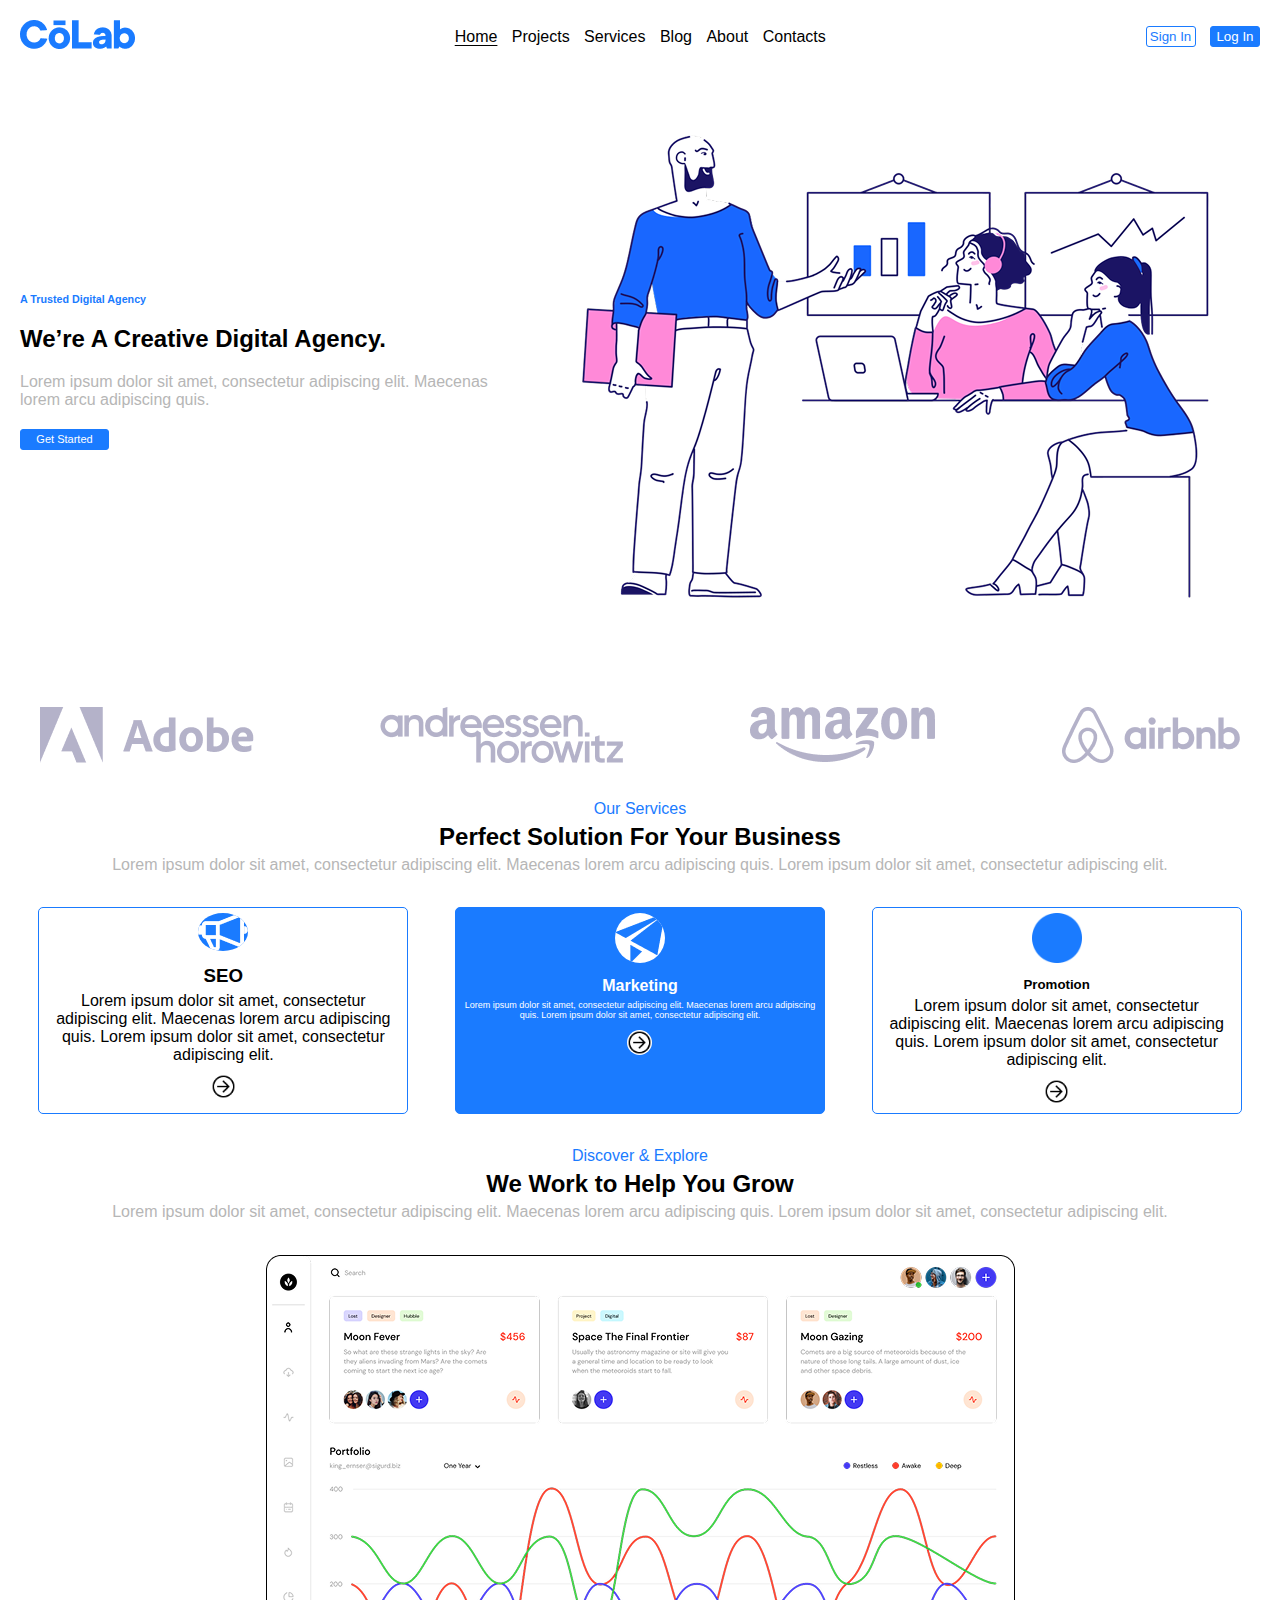
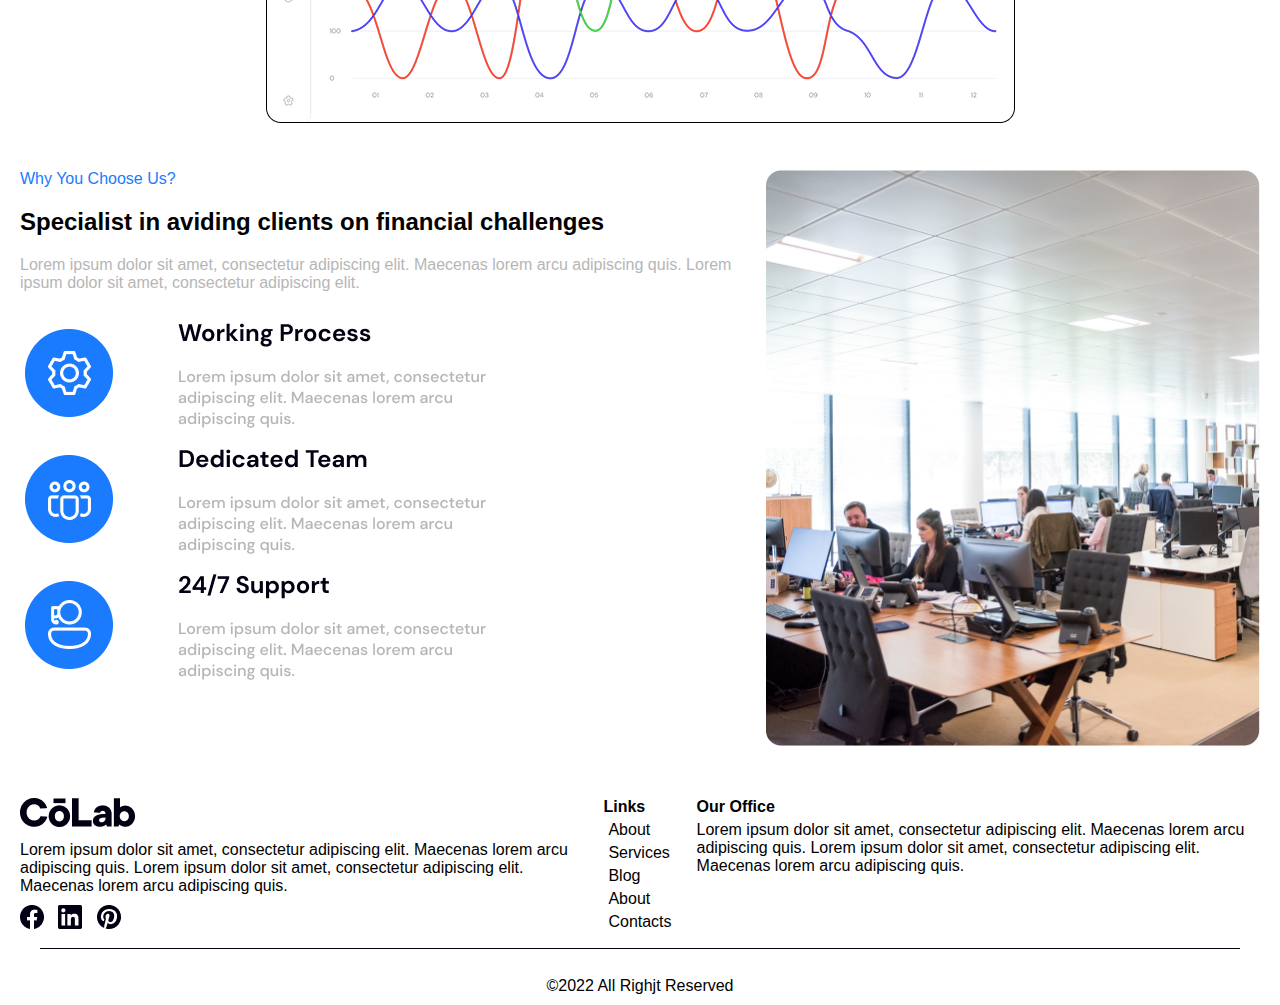
<file: Deep-Dive-25-Tasks/Deep (Front) Task 2/design.html>
<!DOCTYPE html>
<html lang="en">

<head>
    <meta charset="UTF-8">
    <meta name="viewport" content="width=device-width, initial-scale=1.0">
    <title>Document</title>
    <link rel="stylesheet" href="./design.css">
</head>

<body>
    <header>
        <div id="header-logo">
            <img src="image/CoLab (logo — Colour) (3).png" alt="">
        </div>
        <nav>
            <a href="" class="home">Home</a>
            <a href="">Projects</a>
            <a href="">Services</a>
            <a href="">Blog</a>
            <a href="">About</a>
            <a href="">Contacts</a>
        </nav>
        <div>
            <button id="sign">Sign In</button>
            <button id="log">Log In</button>
        </div>
    </header>
    <div class="hero-page">
        <div class="hero">
            <h6>A Trusted Digital Agency</h6>
            <h2>We’re A Creative
                Digital Agency.</h2>
            <p>Lorem ipsum dolor sit amet, consectetur adipiscing elit. Maecenas lorem arcu adipiscing quis. </p>
            <button id="get">Get Started</button>
        </div>
        <div class="image1">
            <img src="image/Two women and man in office discuss business growth charts.png">
        </div>
    </div>
    <br>
    <center>
        <div class="group">
            <img src="image/Group 15.png" width="1200px" height="56px" alt="">
        </div>
        <br>
        <div class="text1">
            <p class="text">Our Services</p>
            <h2>Perfect Solution For Your Business</h2>
            <p>Lorem ipsum dolor sit amet, consectetur adipiscing elit. Maecenas lorem arcu adipiscing quis. Lorem ipsum
                dolor sit amet, consectetur adipiscing elit.</p>
        </div>
        <!-- </center> -->
        <br>
        <div class="vector">
            <div class="seo">
                <img class="ellipse1" src="image/Vector (3).png" alt="">
                <h3>SEO</h3>
                <p id="vector">Lorem ipsum dolor sit amet, consectetur adipiscing elit. Maecenas lorem arcu adipiscing
                    quis.
                    Lorem ipsum
                    dolor sit amet, consectetur adipiscing elit. </p>
                <img src="image/carbon_next-outline.png" width="25px" height="25px" alt="">
            </div>
            <div class="marketing">
                <img class="ellipse2" src="image/Vector (2).png" alt="">
                <h4>Marketing</h4>
                <p id="marketing">Lorem ipsum dolor sit amet, consectetur adipiscing elit. Maecenas lorem arcu
                    adipiscing quis. Lorem ipsum
                    dolor sit amet, consectetur adipiscing elit. </p>
                <img class="vector1" src="image/carbon_next-outline.png" alt="">
            </div>
            <div class="promotion">
                <img class="ellipse3" src="image/Ellipse 3.png" alt="">
                <h5>Promotion</h5>
                <p id="vector">Lorem ipsum dolor sit amet, consectetur adipiscing elit. Maecenas lorem arcu adipiscing
                    quis. Lorem ipsum dolor sit amet, consectetur adipiscing elit. </p>
                <img src="image/carbon_next-outline.png" width="25px" height="25px" alt="">
            </div>
        </div>
        </div>
        <br>
        <!-- <center> -->
        <div class="text2">
            <p class="text">Discover & Explore</p>
            <h2>We Work to Help You Grow</h2>
            <p>Lorem ipsum dolor sit amet, consectetur adipiscing elit. Maecenas lorem arcu adipiscing quis. Lorem ipsum
                dolor sit amet, consectetur adipiscing elit. </p>
        </div>
        <br>
        <div class="group14">
            <img src="image/Group 14.png" width="750px" height="469px" alt="">
        </div>
    </center>
    <br>
    <div class="text3">
        <div class="page">
            <p class="text">Why You Choose Us?</p>
            <h2>Specialist in aviding clients
                on financial challenges</h2>
            <p>Lorem ipsum dolor sit amet, consectetur adipiscing elit. Maecenas lorem arcu adipiscing quis. Lorem ipsum
                dolor sit amet, consectetur adipiscing elit. </p>
            <div>
                <img src="image/Group 26.png" width="477px" height="112px" alt="">
                <img src="image/Group 25.png" width="477px" height="112px" alt="">
                <img src="image/Group 27.png" width="477px" height="112px" alt="">
            </div>
        </div>
        <div class="image2">
            <img src="image/Mask group.png" width="494.08868408203125" height="575.98681640625" alt="">
        </div>
    </div>
    <br>
    <!-- <center> -->
    <div class="logo-text">
        <div>
            <img src="image/CoLab (logo — Colour) (5).png" width="115px" height="29px" alt="">
            <p id="vector">Lorem ipsum dolor sit amet, consectetur adipiscing elit. Maecenas lorem arcu adipiscing
                quis. Lorem ipsum dolor sit amet, consectetur adipiscing elit. Maecenas lorem arcu adipiscing quis.
            </p>
            <img src="image/Vector (4).png" width="24px" height="24px" alt="">
            <img src="image/Vector (5).png" width="24px" height="24px" alt="">
            <img src="image/Vector (6).png" width="24px" height="24px" alt="">
        </div>
        <div>
            <!-- <center> -->
            <h4>Links</h4>
            <ul>
                <li>About</li>
                <li>Services</li>
                <li>Blog</li>
                <li>About</li>
                <li>Contacts</li>
            </ul>
        </div>
        <div>
            <h4>Our Office</h4>
            <p id="vector">Lorem ipsum dolor sit amet, consectetur adipiscing elit. Maecenas lorem arcu adipiscing
                quis. Lorem ipsum dolor sit amet, consectetur adipiscing elit. Maecenas lorem arcu adipiscing quis.
            </p>
        </div>
    </div>
    </div>
    <center>
        <hr size="1" color="#020113" width="1200px">
        <br>
        <div class="text4">
            <!-- <img src="image/gg_copyright.png" width="20px" height="20px" alt=""><p id="vector">2022 All Righjt Reserved</p> -->
            <span>&copy;2022 All Righjt Reserved</span>
        </div>
    </center>
</body>

</html>
</file>
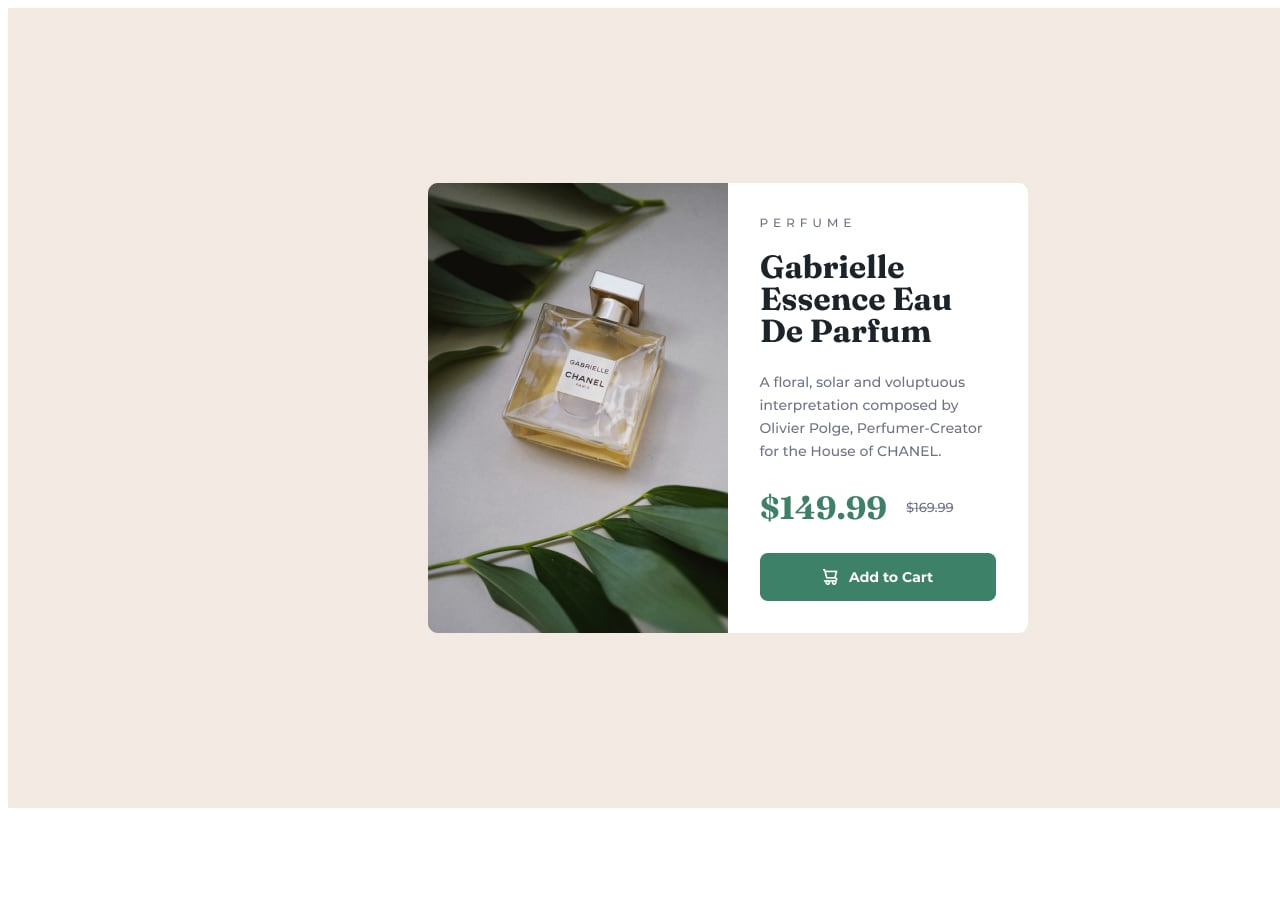
<file: Deep-Dive-25-Tasks/Deep (Front) Task 2/Part1.html>
<!DOCTYPE html>
<html lang="en">

<head>
    <meta charset="UTF-8">
    <meta name="viewport" content="width=device-width, initial-scale=1.0">
    <title>Document</title>
</head>

<body>
    <div>
        <img src="image/fvv3coes3vm7ndnw6tml.jpg" alt="">
    </div>
</body>
</html>
</file>
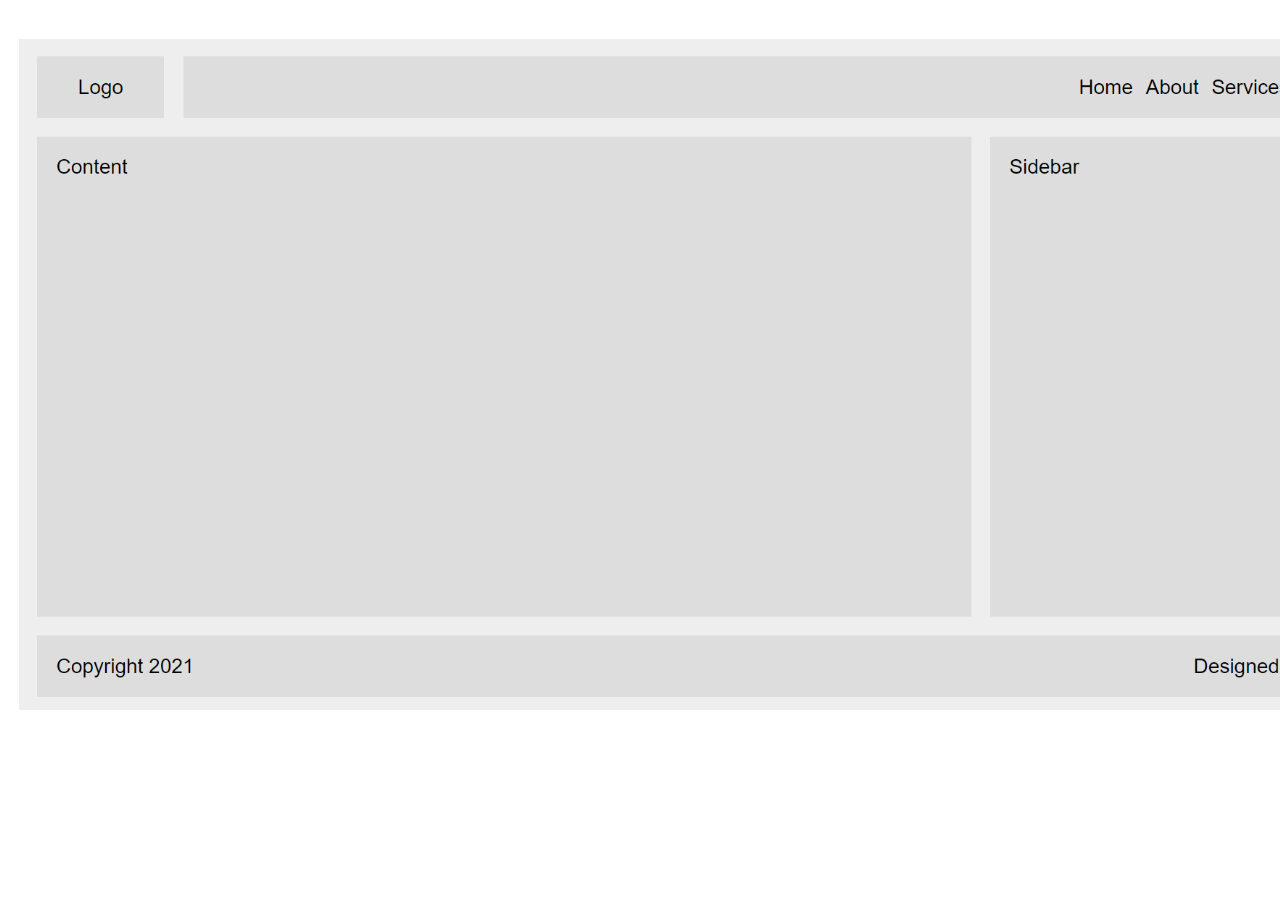
<file: Deep-Dive-25-Tasks/Deep (Front) Task 2/part2.html>
<!DOCTYPE html>
<html lang="en">

<head>
    <meta charset="UTF-8">
    <meta name="viewport" content="width=device-width, initial-scale=1.0">
    <title>Document</title>
</head>

<body>
    <div>
        <img src="image/Screenshot 2025-08-07 180422.png" alt="">
    </div>
</body>
</html>
</file>
<file: Deep-Dive-25-Tasks/Deep (Front) Task 2/design.css>
* {
    margin: 5px;
    padding: 0;
    box-sizing: border-box;
}

body {
    padding: 0;
    margin: 0;
    font-family: Arial, Helvetica, sans-serif;
}

header {
    display: flex;
    justify-content: space-between;
    flex-direction: row;
    align-items: center;
}

#header-logo img {
    width: 115px;
    height: 29px;
    top: 53px;
    left: 120px;
}

a {
    color: black;
    text-decoration: none;
    display: inline-block;
    font-style: normal;
    text-decoration: none;
}

.home {
    text-decoration: underline;
    text-underline-offset: 3px;
}

#sign {
    color: #1A7BFF;
    border: 1px ridge #1A7BFF;
    background-color: white;
    border-radius: 3px;
    width: 50px;
    height: 21px;
}

#log {
    background-color: #1A7BFF;
    color: white;
    border-radius: 3px;
    border: 1px ridge #1A7BFF;
    width: 50px;
    height: 21px;
}

/* .hero {
    display: flex;
    flex-direction: column;
}  */

h6 {
    color: #1A7BFF;
}

p {
    color: #B6B6B6;
}

#get {
    background-color: #1A7BFF;
    color: #FFFFFF;
    border: 1px ridge #1A7BFF;
    border-radius: 3px;
    width: 89px;
    height: 21px;
    top: 525px;
    left: 142px;
    font-size: 11px;
    line-height: 100%;
    letter-spacing: 1%;
}

.hero-page {
    display: flex;
    justify-content: space-around;
    flex-direction: row;
}

div .hero {
    display: flex;
    gap: 10px;
    flex-direction: column;
    justify-content: center;
}

div .imge1 {
    width: 729px;
    height: 582px;
    top: 110px;
    left: 619px;
}

div .group {
    width: 1200px;
    height: 56px;
    top: 754px;
}

div .text {
    color: #1A7BFF;
}

.vector {
    display: flex;
    flex-direction: row;
    justify-content: space-around;
}

.seo {
    border: 0.5px solid #1A7BFF;
    border-radius: 5px;
    width: 370px;
    text-align: center;
}

#vector {
    color: black;
}

.ellipse1 {
    background-color: #1A7BFF;
    border-radius: 50%;
    width: 50px;
    height: 38px;
}

.marketing {
    color: white;
    background-color: #1A7BFF;
    border: 0.5px solid #1A7BFF;
    border-radius: 5px;
    width: 370px;
    text-align: center;
}

#marketing {
    color: #FFFFFF;
    font-weight: 100;
    font-size: xx-small;
    line-height: normal;
}

.ellipse2 {
    background-color: white;
    border-radius: 50%;
    width: 50px;
    height: 50px;
}

.vector1 {
    border-radius: 50%;
    background-color: #FFFFFF;
    width: 25px;
    height: 25px;
    color: #1A7BFF;
}

.promotion {
    border: 0.5px solid #1A7BFF;
    border-radius: 5px;
    width: 370px;
    text-align: center;
}

.ellipse3 {
    width: 50px;
    height: 50px;
}

div.text3 {
    display: flex;
    justify-content: space-around;
    flex-direction: row;
}

div .page {
    display: flex;
    gap: 10px;
    flex-direction: column;
}

/* div .image2 {
    width: 494.08868408203125px;
    height: 575.98681640625px;
    top:2759.47px;
    left: 826px;
} */
div ul {
    list-style-type: none;
}

.logo-text {
    display: flex;
    flex-direction: row;
    justify-content: space-around;
}
</file>
